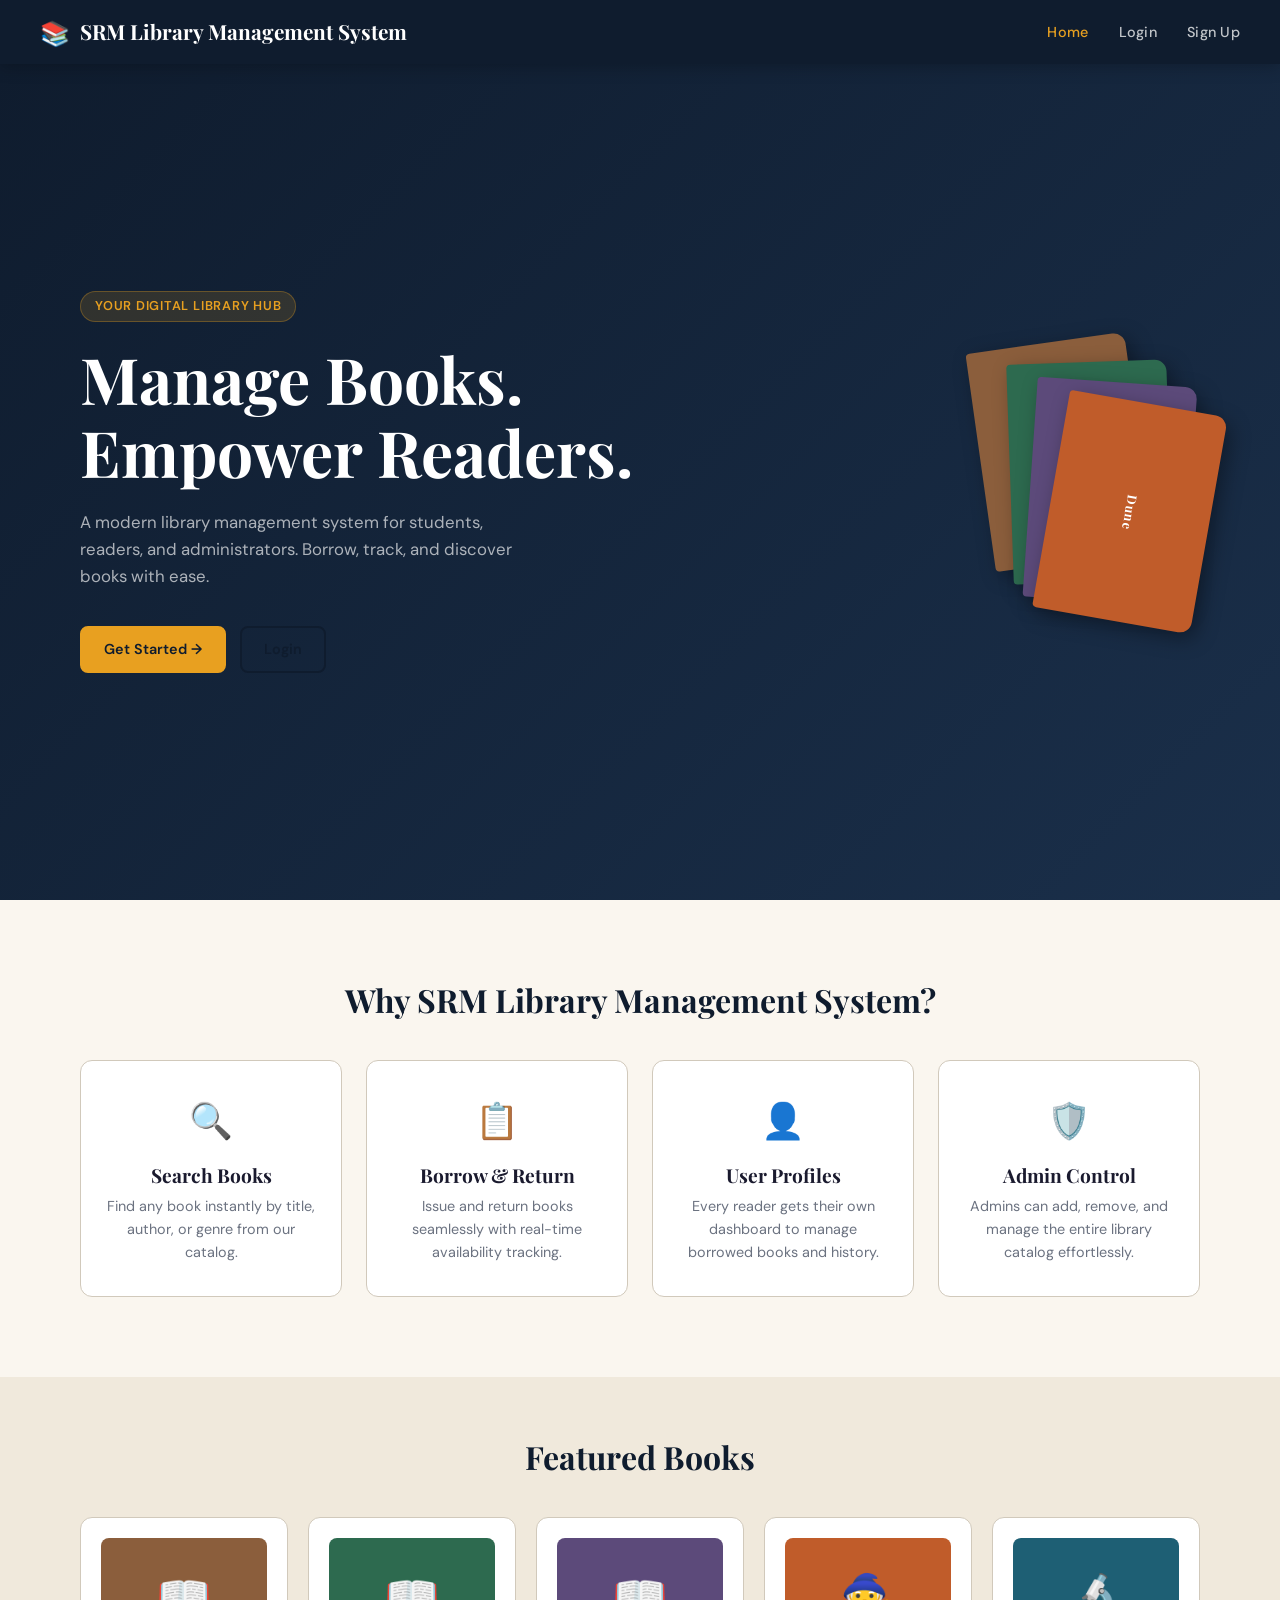
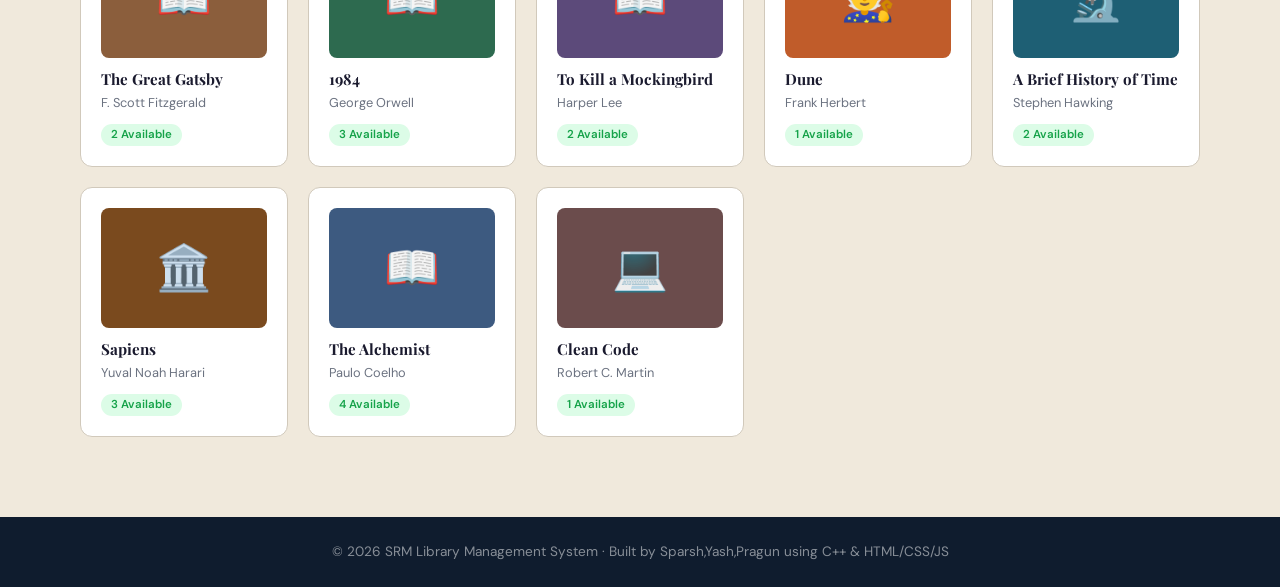
<file: index.html>
<!DOCTYPE html>
<html lang="en">
<head>
  <meta charset="UTF-8" />
  <meta name="viewport" content="width=device-width, initial-scale=1.0"/>
  <title>SRM Library Management System</title>
  <link rel="stylesheet" href="style.css" />
  <link href="https://fonts.googleapis.com/css2?family=Playfair+Display:wght@400;700;900&family=DM+Sans:wght@300;400;500;600&display=swap" rel="stylesheet"/>
</head>
<body class="page-home">

  <!-- ===== NAVIGATION ===== -->
  <nav class="navbar">
    <div class="nav-brand">
      <span class="brand-icon">📚</span>
      <span class="brand-name">SRM Library Management System</span>
    </div>
    <ul class="nav-links">
      <li><a href="index.html" class="active">Home</a></li>
      <li><a href="login.html">Login</a></li>
      <li><a href="signup.html">Sign Up</a></li>
    </ul>
    <button class="hamburger" onclick="toggleMenu()">☰</button>
  </nav>

  <!-- ===== HERO SECTION ===== -->
  <section class="hero">
    <div class="hero-content">
      <p class="hero-tag">Your Digital Library Hub</p>
      <h1 class="hero-title">Manage Books.<br/>Empower Readers.</h1>
      <p class="hero-sub">
        A modern library management system for students, readers, and administrators.
        Borrow, track, and discover books with ease.
      </p>
      <div class="hero-buttons">
        <a href="signup.html" class="btn btn-primary">Get Started →</a>
        <a href="login.html" class="btn btn-outline">Login</a>
      </div>
    </div>
    <div class="hero-visual">
      <div class="book-stack">
        <div class="book b1">The Great Gatsby</div>
        <div class="book b2">1984</div>
        <div class="book b3">To Kill a Mockingbird</div>
        <div class="book b4">Dune</div>
      </div>
    </div>
  </section>

  <!-- ===== FEATURES ===== -->
  <section class="features">
    <h2 class="section-title">Why SRM Library Management System?</h2>
    <div class="features-grid">
      <div class="feature-card">
        <div class="feature-icon">🔍</div>
        <h3>Search Books</h3>
        <p>Find any book instantly by title, author, or genre from our catalog.</p>
      </div>
      <div class="feature-card">
        <div class="feature-icon">📋</div>
        <h3>Borrow & Return</h3>
        <p>Issue and return books seamlessly with real-time availability tracking.</p>
      </div>
      <div class="feature-card">
        <div class="feature-icon">👤</div>
        <h3>User Profiles</h3>
        <p>Every reader gets their own dashboard to manage borrowed books and history.</p>
      </div>
      <div class="feature-card">
        <div class="feature-icon">🛡️</div>
        <h3>Admin Control</h3>
        <p>Admins can add, remove, and manage the entire library catalog effortlessly.</p>
      </div>
    </div>
  </section>

  <!-- ===== SAMPLE BOOKS ===== -->
  <section class="sample-books">
    <h2 class="section-title">Featured Books</h2>
    <div class="books-grid" id="booksGrid">
      <!-- Books are injected by JavaScript (simulating API call) -->
    </div>
  </section>

  <!-- ===== FOOTER ===== -->
  <footer class="footer">
    <p>© 2026 SRM Library Management System · Built by Sparsh,Yash,Pragun using C++ &amp; HTML/CSS/JS</p>
  </footer>

  <script src="app.js"></script>
</body>
</html>
</file>
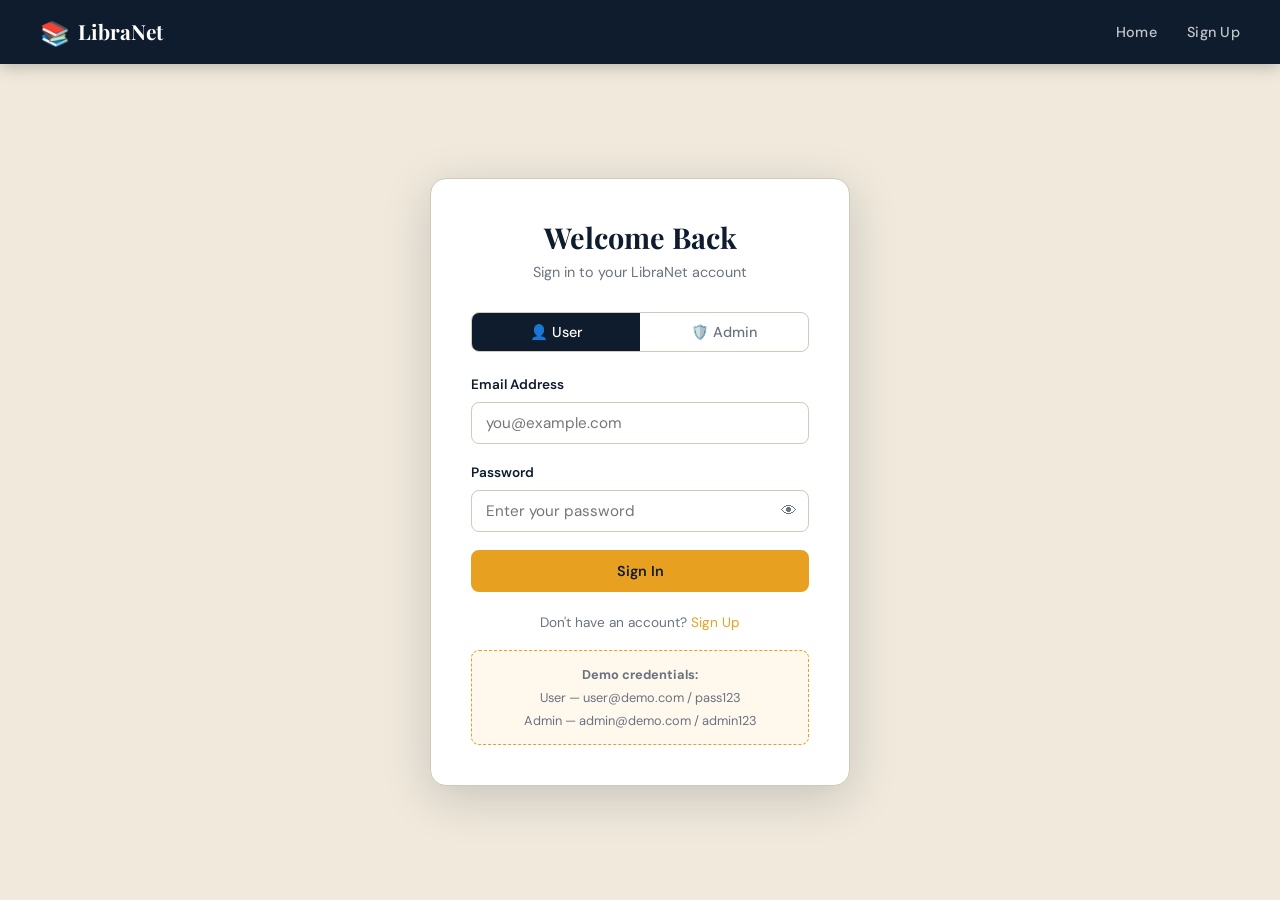
<file: admin.html>
<!DOCTYPE html>
<html lang="en">
<head>
  <meta charset="UTF-8"/>
  <meta name="viewport" content="width=device-width, initial-scale=1.0"/>
  <title>Admin Panel — SRM Library Management System</title>
  <link rel="stylesheet" href="style.css"/>
  <link href="https://fonts.googleapis.com/css2?family=Playfair+Display:wght@400;700;900&family=DM+Sans:wght@300;400;500;600&display=swap" rel="stylesheet"/>
</head>
<body class="page-admin">

  <nav class="navbar admin-nav">
    <div class="nav-brand">
      <span class="brand-icon">📚</span>
      <span class="brand-name">SRM Library Management System <span class="admin-badge">Admin</span></span>
    </div>
    <div class="nav-user">
      <span id="adminNavName">Admin</span>
      <button class="btn btn-outline btn-sm" onclick="logout()">Logout</button>
    </div>
  </nav>

  <div class="dashboard-layout">

    <!-- Sidebar -->
    <aside class="sidebar admin-sidebar">
      <ul class="sidebar-menu">
        <li class="active" onclick="showAdminTab('stats')">📊 Dashboard</li>
        <li onclick="showAdminTab('books')">📚 Manage Books</li>
        <li onclick="showAdminTab('users')">👥 Users</li>
        <li onclick="showAdminTab('add-book')">➕ Add Book</li>
      </ul>
    </aside>

    <main class="dash-main">

      <!-- ── Stats Tab ── -->
      <section id="admin-tab-stats" class="dash-tab active">
        <div class="dash-header"><h2>Library Dashboard</h2></div>
        <div class="stats-grid" id="statsGrid"></div>
        <h3 style="margin-top:2rem">Recent Activity</h3>
        <div id="activityLog" class="activity-log"></div>
      </section>

      <!-- ── Manage Books Tab ── -->
      <section id="admin-tab-books" class="dash-tab">
        <div class="dash-header">
          <h2>Manage Books</h2>
          <input type="text" id="adminSearchInput" placeholder="Search books…"
                 oninput="adminSearchBooks()" class="search-input"/>
        </div>
        <table class="admin-table" id="booksTable">
          <thead>
            <tr>
              <th>ID</th><th>Title</th><th>Author</th><th>Genre</th>
              <th>Status</th><th>Actions</th>
            </tr>
          </thead>
          <tbody id="booksTableBody"></tbody>
        </table>
      </section>

      <!-- ── Users Tab ── -->
      <section id="admin-tab-users" class="dash-tab">
        <div class="dash-header"><h2>Registered Users</h2></div>
        <table class="admin-table">
          <thead>
            <tr><th>ID</th><th>Name</th><th>Email</th><th>Books Borrowed</th><th>Status</th></tr>
          </thead>
          <tbody id="usersTableBody"></tbody>
        </table>
      </section>

      <!-- ── Add Book Tab ── -->
      <section id="admin-tab-add-book" class="dash-tab">
        <div class="dash-header"><h2>Add New Book</h2></div>
        <div class="form-card">
          <form id="addBookForm" onsubmit="handleAddBook(event)">

            <div class="form-row">
              <div class="form-group">
                <label>Book Title *</label>
                <input type="text" id="bookTitle" placeholder="e.g. The Alchemist" required/>
                <span class="field-error" id="bookTitleError"></span>
              </div>
              <div class="form-group">
                <label>Author *</label>
                <input type="text" id="bookAuthor" placeholder="e.g. Paulo Coelho" required/>
                <span class="field-error" id="bookAuthorError"></span>
              </div>
            </div>

            <div class="form-row">
              <div class="form-group">
                <label>Genre</label>
                <select id="bookGenre">
                  <option>Fiction</option>
                  <option>Non-Fiction</option>
                  <option>Science</option>
                  <option>History</option>
                  <option>Fantasy</option>
                  <option>Mystery</option>
                  <option>Biography</option>
                  <option>Technology</option>
                </select>
              </div>
              <div class="form-group">
                <label>Total Copies *</label>
                <input type="number" id="bookCopies" value="1" min="1" max="50" required/>
              </div>
            </div>

            <div class="form-group">
              <label>Description</label>
              <textarea id="bookDesc" rows="3" placeholder="Brief summary…"></textarea>
            </div>

            <div id="addBookStatus" class="status-msg" style="display:none"></div>

            <button type="submit" class="btn btn-primary">Add Book to Library</button>
          </form>
        </div>
      </section>

    </main>
  </div>

  <!-- Confirm delete modal -->
  <div id="deleteModal" class="modal-overlay" style="display:none">
    <div class="modal-box">
      <h3>Remove Book?</h3>
      <p id="deleteModalText">This will permanently remove the book from the catalog.</p>
      <div class="modal-actions">
        <button class="btn btn-outline" onclick="closeDeleteModal()">Cancel</button>
        <button class="btn btn-danger" onclick="confirmDelete()">Remove</button>
      </div>
    </div>
  </div>

  <div id="toast" class="toast" style="display:none"></div>

  <script src="app.js"></script>
</body>
</html>
</file>
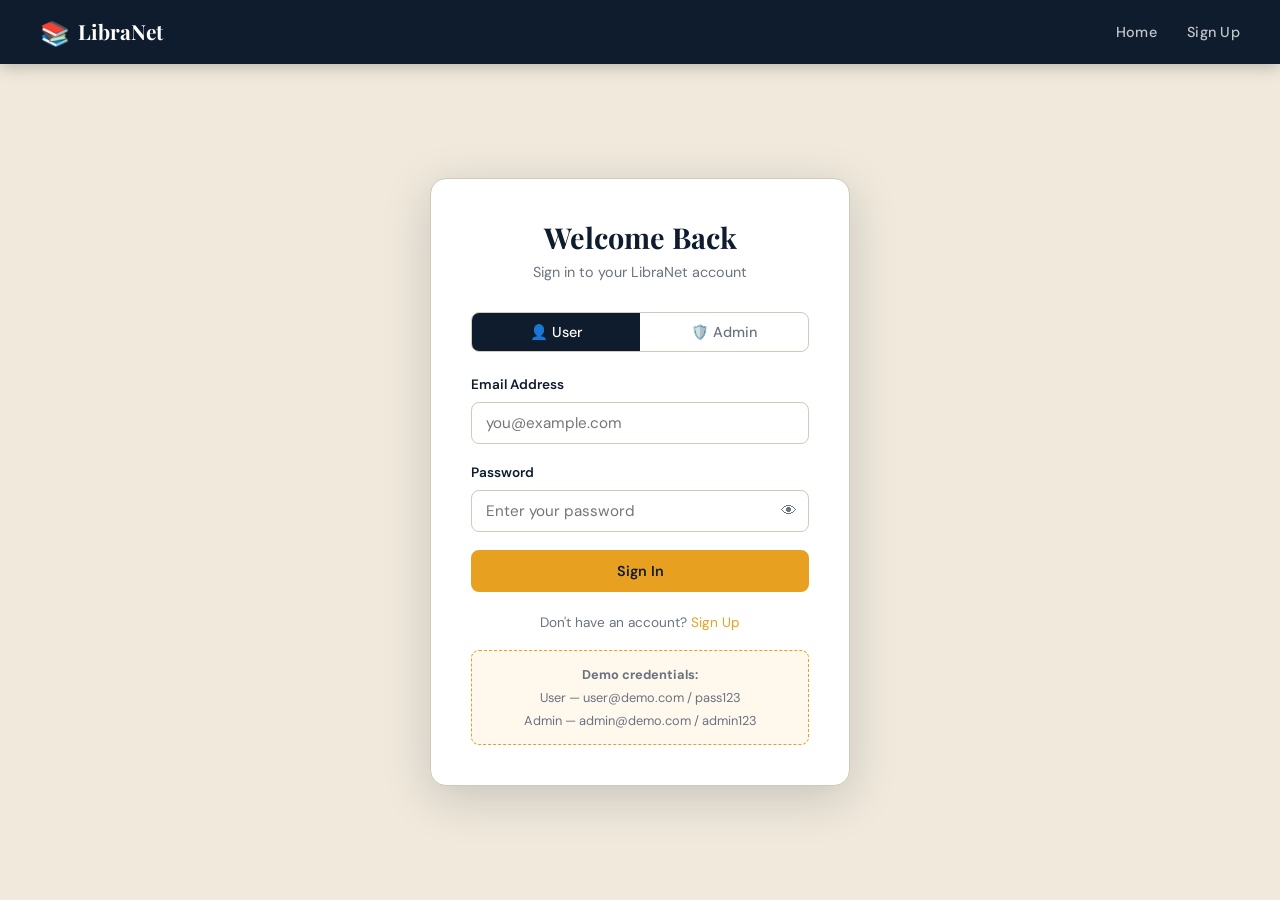
<file: dashboard.html>
<!DOCTYPE html>
<html lang="en">
<head>
  <meta charset="UTF-8"/>
  <meta name="viewport" content="width=device-width, initial-scale=1.0"/>
  <title>Dashboard — SRM Library Management System</title>
  <link rel="stylesheet" href="style.css"/>
  <link href="https://fonts.googleapis.com/css2?family=Playfair+Display:wght@400;700;900&family=DM+Sans:wght@300;400;500;600&display=swap" rel="stylesheet"/>
</head>
<body class="page-dashboard">

  <nav class="navbar">
    <div class="nav-brand">
      <span class="brand-icon">📚</span>
      <span class="brand-name">SRM Library Management System</span>
    </div>
    <div class="nav-user">
      <span id="navUserName">Hello, Reader!</span>
      <button class="btn btn-outline btn-sm" onclick="logout()">Logout</button>
    </div>
  </nav>

  <div class="dashboard-layout">

    <!-- Sidebar -->
    <aside class="sidebar">
      <ul class="sidebar-menu">
        <li class="active" onclick="showTab('browse')">🔍 Browse Books</li>
        <li onclick="showTab('borrowed')">📋 My Books</li>
        <li onclick="showTab('history')">🕒 History</li>
        <li onclick="showTab('profile')">👤 Profile</li>
      </ul>
    </aside>

    <!-- Main content -->
    <main class="dash-main">

      <!-- ── Browse Books Tab ── -->
      <section id="tab-browse" class="dash-tab active">
        <div class="dash-header">
          <h2>Browse Catalog</h2>
          <input type="text" id="searchInput" placeholder="Search by title or author…"
                 oninput="searchBooks()" class="search-input"/>
        </div>
        <div class="books-grid" id="catalogGrid"></div>
      </section>

      <!-- ── My Borrowed Books Tab ── -->
      <section id="tab-borrowed" class="dash-tab">
        <div class="dash-header"><h2>My Borrowed Books</h2></div>
        <div id="borrowedList" class="borrowed-list"></div>
      </section>

      <!-- ── History Tab ── -->
      <section id="tab-history" class="dash-tab">
        <div class="dash-header"><h2>Borrowing History</h2></div>
        <div id="historyList" class="borrowed-list"></div>
      </section>

      <!-- ── Profile Tab ── -->
      <section id="tab-profile" class="dash-tab">
        <div class="dash-header"><h2>My Profile</h2></div>
        <div class="profile-card" id="profileCard"></div>
      </section>

    </main>
  </div>

  <!-- Borrow confirmation toast -->
  <div id="toast" class="toast" style="display:none"></div>

  <script src="app.js"></script>
</body>
</html>
</file>
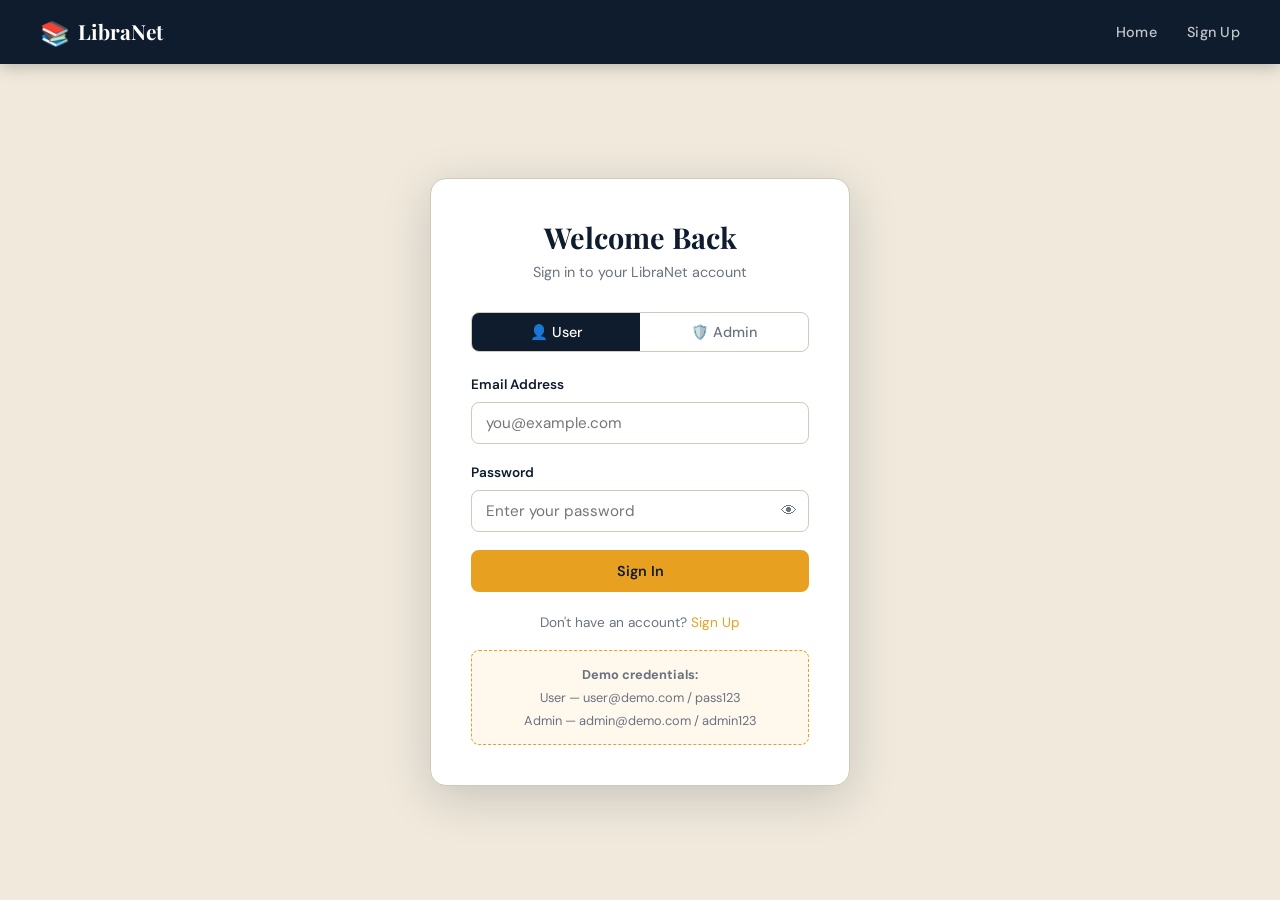
<file: login.html>
<!DOCTYPE html>
<html lang="en">
<head>
  <meta charset="UTF-8"/>
  <meta name="viewport" content="width=device-width, initial-scale=1.0"/>
  <title>Login — LibraNet</title>
  <link rel="stylesheet" href="style.css"/>
  <link href="https://fonts.googleapis.com/css2?family=Playfair+Display:wght@400;700;900&family=DM+Sans:wght@300;400;500;600&display=swap" rel="stylesheet"/>
</head>
<body class="page-auth">

  <nav class="navbar">
    <div class="nav-brand">
      <a href="index.html" style="text-decoration:none;display:flex;align-items:center;gap:8px;color:inherit">
        <span class="brand-icon">📚</span>
        <span class="brand-name">LibraNet</span>
      </a>
    </div>
    <ul class="nav-links">
      <li><a href="index.html">Home</a></li>
      <li><a href="signup.html">Sign Up</a></li>
    </ul>
  </nav>

  <div class="auth-container">
    <div class="auth-card">
      <div class="auth-header">
        <h2>Welcome Back</h2>
        <p>Sign in to your LibraNet account</p>
      </div>

      <!-- Login Form -->
      <form id="loginForm" onsubmit="handleLogin(event)">

        <!-- Role selector -->
        <div class="role-toggle">
          <button type="button" class="role-btn active" id="userRoleBtn"
                  onclick="selectRole('user')">👤 User</button>
          <button type="button" class="role-btn" id="adminRoleBtn"
                  onclick="selectRole('admin')">🛡️ Admin</button>
        </div>
        <input type="hidden" id="loginRole" value="user"/>

        <div class="form-group">
          <label for="loginEmail">Email Address</label>
          <input type="email" id="loginEmail" placeholder="you@example.com" required/>
          <span class="field-error" id="emailError"></span>
        </div>

        <div class="form-group">
          <label for="loginPassword">Password</label>
          <div class="password-wrap">
            <input type="password" id="loginPassword" placeholder="Enter your password" required/>
            <button type="button" class="toggle-pwd" onclick="togglePassword('loginPassword')">👁</button>
          </div>
          <span class="field-error" id="passwordError"></span>
        </div>

        <!-- Status message (success / error) -->
        <div id="loginStatus" class="status-msg" style="display:none"></div>

        <button type="submit" class="btn btn-primary btn-full" id="loginBtn">
          Sign In
        </button>
      </form>

      <p class="auth-switch">Don't have an account? <a href="signup.html">Sign Up</a></p>

      <!-- Demo credentials hint -->
      <div class="demo-hint">
        <strong>Demo credentials:</strong><br/>
        User — user@demo.com / pass123<br/>
        Admin — admin@demo.com / admin123
      </div>
    </div>
  </div>

  <script src="app.js"></script>
</body>
</html>
</file>
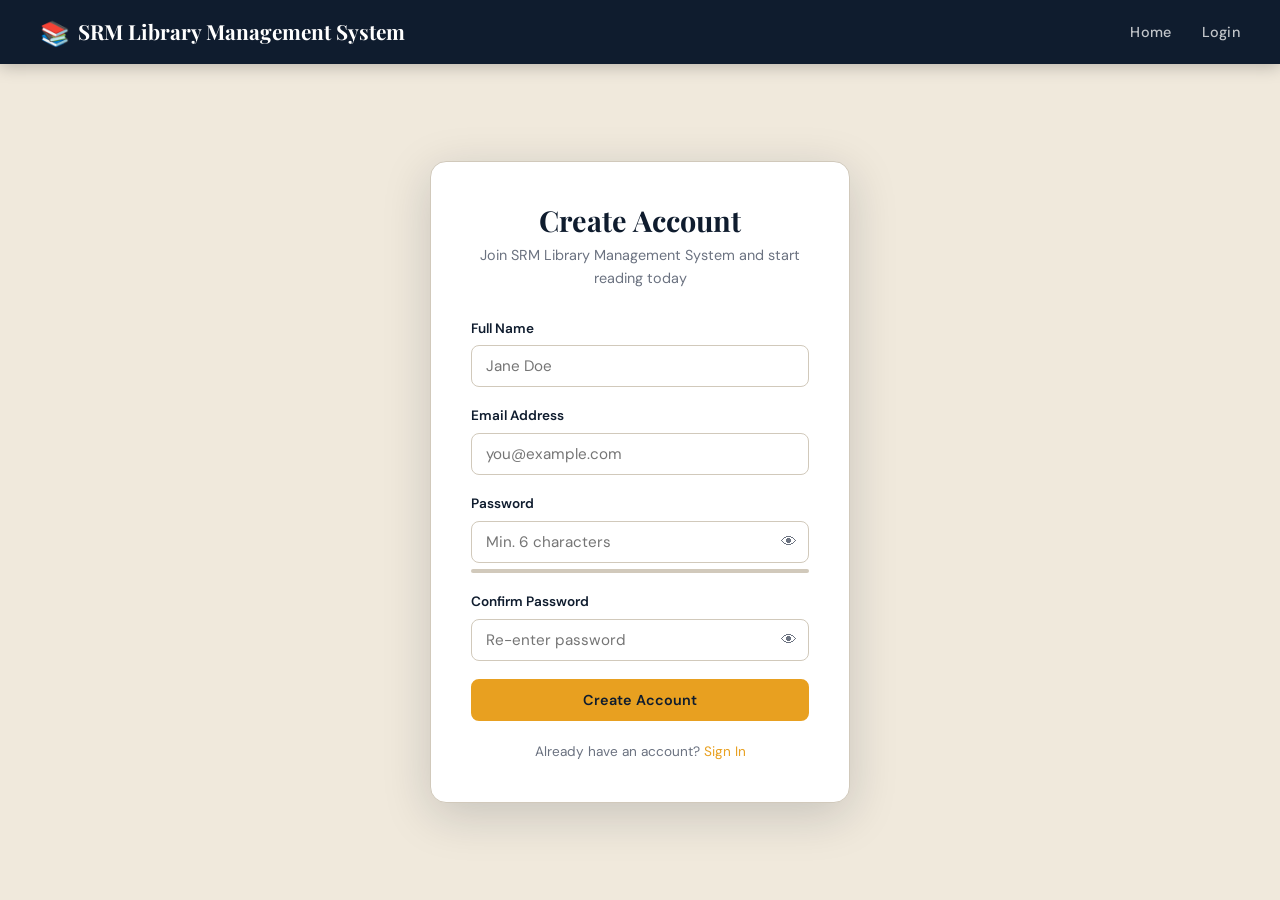
<file: signup.html>
<!DOCTYPE html>
<html lang="en">
<head>
  <meta charset="UTF-8"/>
  <meta name="viewport" content="width=device-width, initial-scale=1.0"/>
  <title>Sign Up — SRM Library Management System</title>
  <link rel="stylesheet" href="style.css"/>
  <link href="https://fonts.googleapis.com/css2?family=Playfair+Display:wght@400;700;900&family=DM+Sans:wght@300;400;500;600&display=swap" rel="stylesheet"/>
</head>
<body class="page-auth">

  <nav class="navbar">
    <div class="nav-brand">
      <a href="index.html" style="text-decoration:none;display:flex;align-items:center;gap:8px;color:inherit">
        <span class="brand-icon">📚</span>
        <span class="brand-name">SRM Library Management System</span>
      </a>
    </div>
    <ul class="nav-links">
      <li><a href="index.html">Home</a></li>
      <li><a href="login.html">Login</a></li>
    </ul>
  </nav>

  <div class="auth-container">
    <div class="auth-card">
      <div class="auth-header">
        <h2>Create Account</h2>
        <p>Join SRM Library Management System and start reading today</p>
      </div>

      <form id="signupForm" onsubmit="handleSignup(event)">

        <div class="form-group">
          <label for="signupName">Full Name</label>
          <input type="text" id="signupName" placeholder="Jane Doe" required/>
          <span class="field-error" id="nameError"></span>
        </div>

        <div class="form-group">
          <label for="signupEmail">Email Address</label>
          <input type="email" id="signupEmail" placeholder="you@example.com" required/>
          <span class="field-error" id="signupEmailError"></span>
        </div>

        <div class="form-group">
          <label for="signupPassword">Password</label>
          <div class="password-wrap">
            <input type="password" id="signupPassword" placeholder="Min. 6 characters" required/>
            <button type="button" class="toggle-pwd" onclick="togglePassword('signupPassword')">👁</button>
          </div>
          <!-- Password strength bar -->
          <div class="pwd-strength-bar">
            <div class="pwd-strength-fill" id="pwdStrengthFill"></div>
          </div>
          <span class="pwd-strength-label" id="pwdStrengthLabel"></span>
          <span class="field-error" id="signupPasswordError"></span>
        </div>

        <div class="form-group">
          <label for="confirmPassword">Confirm Password</label>
          <div class="password-wrap">
            <input type="password" id="confirmPassword" placeholder="Re-enter password" required/>
            <button type="button" class="toggle-pwd" onclick="togglePassword('confirmPassword')">👁</button>
          </div>
          <span class="field-error" id="confirmError"></span>
        </div>

        <div id="signupStatus" class="status-msg" style="display:none"></div>

        <button type="submit" class="btn btn-primary btn-full" id="signupBtn">
          Create Account
        </button>
      </form>

      <p class="auth-switch">Already have an account? <a href="login.html">Sign In</a></p>
    </div>
  </div>

  <script src="app.js"></script>
</body>
</html>
</file>
<file: style.css>
/* ============================================================
   LibraNet — Main Stylesheet
   Theme: Editorial / Refined Serif + Clean Sans
   Palette: Deep Ink Navy + Warm Amber + Cream
   ============================================================ */

/* ── Variables ── */
:root {
  --navy:    #0f1c2e;
  --navy2:   #1a2f4a;
  --amber:   #e8a020;
  --amber-lt:#f5c35a;
  --cream:   #faf6ef;
  --cream2:  #f0e9dc;
  --text:    #1a1a2e;
  --muted:   #6b7280;
  --white:   #ffffff;
  --danger:  #dc2626;
  --success: #16a34a;
  --border:  #d1c9bb;
  --radius:  12px;
  --shadow:  0 4px 24px rgba(15,28,46,.12);
  --shadow-lg: 0 12px 48px rgba(15,28,46,.18);
  --font-serif: 'Playfair Display', Georgia, serif;
  --font-sans:  'DM Sans', system-ui, sans-serif;
  --nav-h: 64px;
}

/* ── Reset & Base ── */
*, *::before, *::after { box-sizing: border-box; margin: 0; padding: 0; }

html { scroll-behavior: smooth; }

body {
  font-family: var(--font-sans);
  font-size: 16px;
  line-height: 1.6;
  color: var(--text);
  background: var(--cream);
}

a { color: var(--amber); text-decoration: none; }
a:hover { text-decoration: underline; }

img { max-width: 100%; display: block; }

h1,h2,h3,h4 { font-family: var(--font-serif); line-height: 1.25; }

/* ── Utility ── */
.btn {
  display: inline-flex; align-items: center; justify-content: center;
  gap: 6px; padding: 10px 22px;
  border-radius: 8px; font-family: var(--font-sans);
  font-size: .9rem; font-weight: 600; cursor: pointer;
  border: 2px solid transparent; transition: all .2s ease;
  text-decoration: none;
}
.btn-primary  { background: var(--amber); color: var(--navy); border-color: var(--amber); }
.btn-primary:hover { background: var(--amber-lt); border-color: var(--amber-lt); text-decoration: none; }
.btn-outline  { background: transparent; color: var(--navy); border-color: var(--navy); }
.btn-outline:hover { background: var(--navy); color: var(--white); text-decoration: none; }
.btn-danger   { background: var(--danger); color: #fff; border-color: var(--danger); }
.btn-danger:hover { background: #b91c1c; }
.btn-full { width: 100%; }
.btn-sm   { padding: 6px 14px; font-size: .8rem; }

/* ── Navbar ── */
.navbar {
  position: sticky; top: 0; z-index: 100;
  height: var(--nav-h);
  display: flex; align-items: center; justify-content: space-between;
  padding: 0 40px;
  background: var(--navy);
  box-shadow: 0 2px 16px rgba(0,0,0,.25);
}

.nav-brand {
  display: flex; align-items: center; gap: 10px;
  color: var(--white); font-family: var(--font-serif);
  font-size: 1.3rem; font-weight: 700;
}
.brand-icon { font-size: 1.5rem; }

.nav-links {
  display: flex; list-style: none; gap: 30px;
}
.nav-links a {
  color: rgba(255,255,255,.75); font-weight: 500;
  font-size: .9rem; letter-spacing: .02em;
  transition: color .2s;
}
.nav-links a:hover, .nav-links a.active {
  color: var(--amber); text-decoration: none;
}

.nav-user {
  display: flex; align-items: center; gap: 16px;
  color: rgba(255,255,255,.8); font-size: .9rem;
}
.nav-user .btn-outline {
  color: var(--amber); border-color: var(--amber);
}
.nav-user .btn-outline:hover { background: var(--amber); color: var(--navy); }

.admin-badge {
  background: var(--amber); color: var(--navy);
  font-size: .65rem; font-weight: 700; letter-spacing: .08em;
  padding: 2px 8px; border-radius: 50px;
  font-family: var(--font-sans); vertical-align: middle;
  text-transform: uppercase; margin-left: 6px;
}

.hamburger {
  display: none; background: none; border: none;
  color: var(--white); font-size: 1.5rem; cursor: pointer;
}

/* ── Hero ── */
.hero {
  display: flex; align-items: center; justify-content: space-between;
  gap: 40px;
  padding: 80px 80px 80px;
  background: linear-gradient(135deg, var(--navy) 0%, var(--navy2) 100%);
  min-height: calc(100vh - var(--nav-h));
  overflow: hidden;
}

.hero-content { flex: 1; max-width: 560px; }

.hero-tag {
  display: inline-block;
  background: rgba(232,160,32,.15);
  color: var(--amber);
  border: 1px solid rgba(232,160,32,.3);
  padding: 4px 14px; border-radius: 50px;
  font-size: .8rem; font-weight: 600; letter-spacing: .06em;
  text-transform: uppercase; margin-bottom: 20px;
}

.hero-title {
  font-size: clamp(2.4rem, 5vw, 4rem);
  color: var(--white);
  line-height: 1.15; margin-bottom: 20px;
}

.hero-sub {
  color: rgba(255,255,255,.65);
  font-size: 1.05rem; max-width: 440px; margin-bottom: 36px;
}

.hero-buttons { display: flex; gap: 14px; flex-wrap: wrap; }

/* Book stack animation */
.hero-visual {
  flex: 0 0 auto;
  display: flex; align-items: center; justify-content: center;
}

.book-stack {
  position: relative; width: 220px; height: 280px;
}

.book {
  position: absolute;
  width: 160px; height: 220px;
  border-radius: 4px 12px 12px 4px;
  display: flex; align-items: center; justify-content: center;
  text-align: center; padding: 16px;
  font-family: var(--font-serif); font-size: .8rem; font-weight: 700;
  color: var(--white); writing-mode: vertical-rl;
  text-orientation: mixed; letter-spacing: .04em;
  box-shadow: 6px 6px 20px rgba(0,0,0,.35);
  animation: float 6s ease-in-out infinite;
}
.b1 { background: #8b5e3c; left: 0;  top: 0;  animation-delay: 0s;    transform: rotate(-8deg); }
.b2 { background: #2d6a4f; left: 30px; top: 20px; animation-delay:.5s; transform: rotate(-2deg); }
.b3 { background: #5c4a7a; left: 50px; top: 40px; animation-delay:1s;  transform: rotate(4deg);  }
.b4 { background: #c05c2a; left: 70px; top: 60px; animation-delay:1.5s;transform: rotate(10deg); }

@keyframes float {
  0%,100% { transform: translateY(0) rotate(var(--r, 0deg)); }
  50%      { transform: translateY(-12px) rotate(var(--r, 0deg)); }
}
.b1 { --r: -8deg; }
.b2 { --r: -2deg; }
.b3 { --r:  4deg; }
.b4 { --r: 10deg; }

/* ── Sections ── */
.section-title {
  font-size: 2rem; text-align: center;
  margin-bottom: 40px; color: var(--navy);
}

.features {
  padding: 80px 80px;
  background: var(--cream);
}

.features-grid {
  display: grid;
  grid-template-columns: repeat(auto-fit, minmax(220px, 1fr));
  gap: 24px;
}

.feature-card {
  background: var(--white);
  border: 1px solid var(--border);
  border-radius: var(--radius);
  padding: 32px 24px;
  text-align: center;
  transition: transform .2s, box-shadow .2s;
}
.feature-card:hover {
  transform: translateY(-4px);
  box-shadow: var(--shadow);
}
.feature-icon { font-size: 2.2rem; margin-bottom: 14px; }
.feature-card h3 { font-family: var(--font-serif); font-size: 1.2rem; margin-bottom: 8px; }
.feature-card p  { color: var(--muted); font-size: .9rem; }

/* ── Sample Books ── */
.sample-books { padding: 60px 80px 80px; background: var(--cream2); }

.books-grid {
  display: grid;
  grid-template-columns: repeat(auto-fill, minmax(200px, 1fr));
  gap: 20px;
}

.book-card {
  background: var(--white);
  border: 1px solid var(--border);
  border-radius: var(--radius);
  padding: 20px;
  transition: transform .2s, box-shadow .2s;
  cursor: default;
}
.book-card:hover {
  transform: translateY(-3px);
  box-shadow: var(--shadow);
}
.book-card-cover {
  height: 120px; border-radius: 8px;
  display: flex; align-items: center; justify-content: center;
  font-size: 2.8rem; margin-bottom: 12px;
}
.book-card h4  { font-size: .95rem; margin-bottom: 4px; }
.book-card .author { color: var(--muted); font-size: .8rem; }
.book-badge {
  display: inline-block; margin-top: 10px;
  padding: 2px 10px; border-radius: 50px;
  font-size: .72rem; font-weight: 600;
}
.badge-available { background: #dcfce7; color: var(--success); }
.badge-borrowed  { background: #fee2e2; color: var(--danger); }

/* ── Footer ── */
.footer {
  background: var(--navy); color: rgba(255,255,255,.5);
  text-align: center; padding: 24px; font-size: .85rem;
}

/* ── Auth Pages ── */
.page-auth { background: var(--cream2); }

.auth-container {
  min-height: calc(100vh - var(--nav-h));
  display: flex; align-items: center; justify-content: center;
  padding: 40px 20px;
}

.auth-card {
  background: var(--white);
  border: 1px solid var(--border);
  border-radius: 16px;
  padding: 40px;
  width: 100%; max-width: 420px;
  box-shadow: var(--shadow-lg);
}

.auth-header { text-align: center; margin-bottom: 28px; }
.auth-header h2 { font-size: 1.8rem; color: var(--navy); }
.auth-header p  { color: var(--muted); margin-top: 6px; font-size: .9rem; }

/* Role toggle */
.role-toggle {
  display: flex; gap: 0;
  border: 1px solid var(--border); border-radius: 8px;
  overflow: hidden; margin-bottom: 22px;
}
.role-btn {
  flex: 1; padding: 10px;
  background: none; border: none; cursor: pointer;
  font-family: var(--font-sans); font-size: .9rem; font-weight: 500;
  color: var(--muted); transition: all .2s;
}
.role-btn.active { background: var(--navy); color: var(--white); }

/* Form groups */
.form-group {
  margin-bottom: 18px;
}
.form-group label {
  display: block; font-size: .85rem; font-weight: 600;
  margin-bottom: 6px; color: var(--navy);
}
.form-group input,
.form-group select,
.form-group textarea {
  width: 100%; padding: 10px 14px;
  border: 1.5px solid var(--border); border-radius: 8px;
  font-family: var(--font-sans); font-size: .95rem;
  background: var(--white); color: var(--text);
  transition: border-color .2s, box-shadow .2s;
}
.form-group input:focus,
.form-group select:focus,
.form-group textarea:focus {
  outline: none; border-color: var(--amber);
  box-shadow: 0 0 0 3px rgba(232,160,32,.15);
}

.password-wrap { position: relative; }
.password-wrap input { padding-right: 44px; }
.toggle-pwd {
  position: absolute; right: 12px; top: 50%; transform: translateY(-50%);
  background: none; border: none; cursor: pointer; font-size: 1rem;
  color: var(--muted);
}

/* Password strength */
.pwd-strength-bar {
  height: 4px; background: var(--border); border-radius: 2px;
  margin-top: 6px; overflow: hidden;
}
.pwd-strength-fill {
  height: 100%; width: 0; border-radius: 2px;
  transition: width .3s, background .3s;
}
.pwd-strength-label { font-size: .75rem; color: var(--muted); display: block; margin-top: 3px; }

.field-error { font-size: .78rem; color: var(--danger); display: block; margin-top: 4px; }

.status-msg {
  padding: 10px 14px; border-radius: 8px;
  font-size: .85rem; margin-bottom: 14px;
}
.status-success { background: #dcfce7; color: var(--success); border: 1px solid #86efac; }
.status-error   { background: #fee2e2; color: var(--danger);  border: 1px solid #fca5a5; }

.auth-switch {
  text-align: center; margin-top: 20px;
  font-size: .85rem; color: var(--muted);
}

.demo-hint {
  margin-top: 16px; padding: 12px; border-radius: 8px;
  background: rgba(232,160,32,.08); border: 1px dashed var(--amber);
  font-size: .8rem; color: var(--muted); text-align: center;
  line-height: 1.8;
}

/* ── Dashboard ── */
.page-dashboard, .page-admin { background: var(--cream2); }

.dashboard-layout {
  display: flex;
  min-height: calc(100vh - var(--nav-h));
}

.sidebar {
  width: 220px; flex-shrink: 0;
  background: var(--white);
  border-right: 1px solid var(--border);
  padding: 24px 0;
}
.admin-sidebar { background: var(--navy); border-color: var(--navy2); }

.sidebar-menu { list-style: none; }
.sidebar-menu li {
  padding: 13px 24px; cursor: pointer;
  font-size: .9rem; font-weight: 500;
  color: var(--muted);
  transition: background .15s, color .15s;
  border-left: 3px solid transparent;
}
.sidebar-menu li:hover {
  background: var(--cream2); color: var(--navy);
  border-color: var(--amber);
}
.sidebar-menu li.active {
  background: rgba(232,160,32,.08);
  color: var(--navy); font-weight: 600;
  border-color: var(--amber);
}

/* Admin sidebar colors */
.admin-sidebar .sidebar-menu li { color: rgba(255,255,255,.6); }
.admin-sidebar .sidebar-menu li:hover {
  background: rgba(255,255,255,.07); color: var(--white);
}
.admin-sidebar .sidebar-menu li.active {
  background: rgba(232,160,32,.15); color: var(--amber);
}

.dash-main { flex: 1; padding: 32px 36px; overflow-y: auto; }

.dash-tab { display: none; }
.dash-tab.active { display: block; }

.dash-header {
  display: flex; align-items: center; justify-content: space-between;
  flex-wrap: wrap; gap: 12px; margin-bottom: 24px;
}
.dash-header h2 { font-size: 1.6rem; color: var(--navy); }

.search-input {
  padding: 9px 16px; border-radius: 8px;
  border: 1.5px solid var(--border); font-size: .9rem;
  font-family: var(--font-sans); min-width: 240px;
  background: var(--white);
}
.search-input:focus { outline: none; border-color: var(--amber); }

/* Dashboard book card */
.book-card .btn-sm { margin-top: 10px; width: 100%; }

/* Borrowed list */
.borrowed-list { display: flex; flex-direction: column; gap: 14px; }
.borrow-item {
  background: var(--white); border: 1px solid var(--border);
  border-radius: var(--radius); padding: 18px 20px;
  display: flex; align-items: center; justify-content: space-between;
  gap: 16px; flex-wrap: wrap;
}
.borrow-info h4 { font-size: 1rem; margin-bottom: 3px; }
.borrow-info p  { font-size: .83rem; color: var(--muted); }

/* Profile card */
.profile-card {
  background: var(--white); border: 1px solid var(--border);
  border-radius: var(--radius); padding: 32px; max-width: 480px;
}
.profile-row { display: flex; justify-content: space-between; padding: 10px 0;
  border-bottom: 1px solid var(--border); font-size: .9rem; }
.profile-row:last-child { border-bottom: none; }
.profile-label { color: var(--muted); font-weight: 500; }
.profile-value { font-weight: 600; }

/* ── Admin ── */
.stats-grid {
  display: grid;
  grid-template-columns: repeat(auto-fill, minmax(180px, 1fr));
  gap: 18px; margin-bottom: 16px;
}
.stat-card {
  background: var(--white); border: 1px solid var(--border);
  border-radius: var(--radius); padding: 22px;
  text-align: center;
}
.stat-num {
  font-size: 2.4rem; font-family: var(--font-serif);
  font-weight: 900; color: var(--navy);
}
.stat-label { color: var(--muted); font-size: .82rem; margin-top: 4px; }

.activity-log { display: flex; flex-direction: column; gap: 10px; }
.activity-item {
  background: var(--white); border: 1px solid var(--border);
  border-radius: 8px; padding: 12px 16px;
  font-size: .85rem; display: flex; align-items: center; gap: 12px;
}
.activity-icon { font-size: 1.2rem; }
.activity-text { flex: 1; }
.activity-time { color: var(--muted); font-size: .75rem; }

/* Admin table */
.admin-table {
  width: 100%; border-collapse: collapse;
  background: var(--white); border-radius: var(--radius);
  overflow: hidden; box-shadow: var(--shadow);
}
.admin-table th {
  background: var(--navy); color: var(--white);
  padding: 12px 16px; text-align: left;
  font-size: .82rem; letter-spacing: .05em; text-transform: uppercase;
}
.admin-table td {
  padding: 12px 16px; border-bottom: 1px solid var(--border);
  font-size: .88rem;
}
.admin-table tr:last-child td { border-bottom: none; }
.admin-table tr:hover td { background: var(--cream2); }

/* Form card (add book) */
.form-card {
  background: var(--white); border: 1px solid var(--border);
  border-radius: var(--radius); padding: 32px; max-width: 640px;
}
.form-row { display: flex; gap: 18px; }
.form-row .form-group { flex: 1; }

/* Modal */
.modal-overlay {
  position: fixed; inset: 0; background: rgba(0,0,0,.5);
  display: flex; align-items: center; justify-content: center;
  z-index: 200;
}
.modal-box {
  background: var(--white); border-radius: 16px;
  padding: 32px; max-width: 380px; width: 90%;
  box-shadow: var(--shadow-lg); text-align: center;
}
.modal-box h3 { font-size: 1.3rem; margin-bottom: 10px; }
.modal-box p  { color: var(--muted); font-size: .9rem; margin-bottom: 24px; }
.modal-actions { display: flex; gap: 12px; justify-content: center; }

/* Toast */
.toast {
  position: fixed; bottom: 28px; right: 28px;
  background: var(--navy); color: var(--white);
  padding: 14px 22px; border-radius: 10px;
  font-size: .9rem; font-weight: 500;
  box-shadow: var(--shadow-lg); z-index: 300;
  animation: slideUp .3s ease;
}
@keyframes slideUp {
  from { transform: translateY(20px); opacity: 0; }
  to   { transform: translateY(0);    opacity: 1; }
}

/* ── Responsive ── */
@media (max-width: 900px) {
  .hero { flex-direction: column; padding: 60px 30px; text-align: center; }
  .hero-visual { display: none; }
  .features, .sample-books { padding: 60px 30px; }
  .sidebar { width: 180px; }
}

@media (max-width: 650px) {
  .navbar { padding: 0 20px; }
  .nav-links { display: none; flex-direction: column; }
  .nav-links.open { display: flex; position: absolute; top: var(--nav-h); left: 0; right: 0;
    background: var(--navy); padding: 20px; z-index: 99; }
  .hamburger { display: block; }
  .features-grid { grid-template-columns: 1fr 1fr; }
  .dashboard-layout { flex-direction: column; }
  .sidebar { width: 100%; border-right: none; border-bottom: 1px solid var(--border); padding: 12px 0; }
  .sidebar-menu { display: flex; overflow-x: auto; gap: 0; }
  .sidebar-menu li { white-space: nowrap; border-left: none; border-bottom: 3px solid transparent; }
  .sidebar-menu li.active { border-bottom-color: var(--amber); }
  .dash-main { padding: 20px; }
  .form-row { flex-direction: column; }
}
</file>
